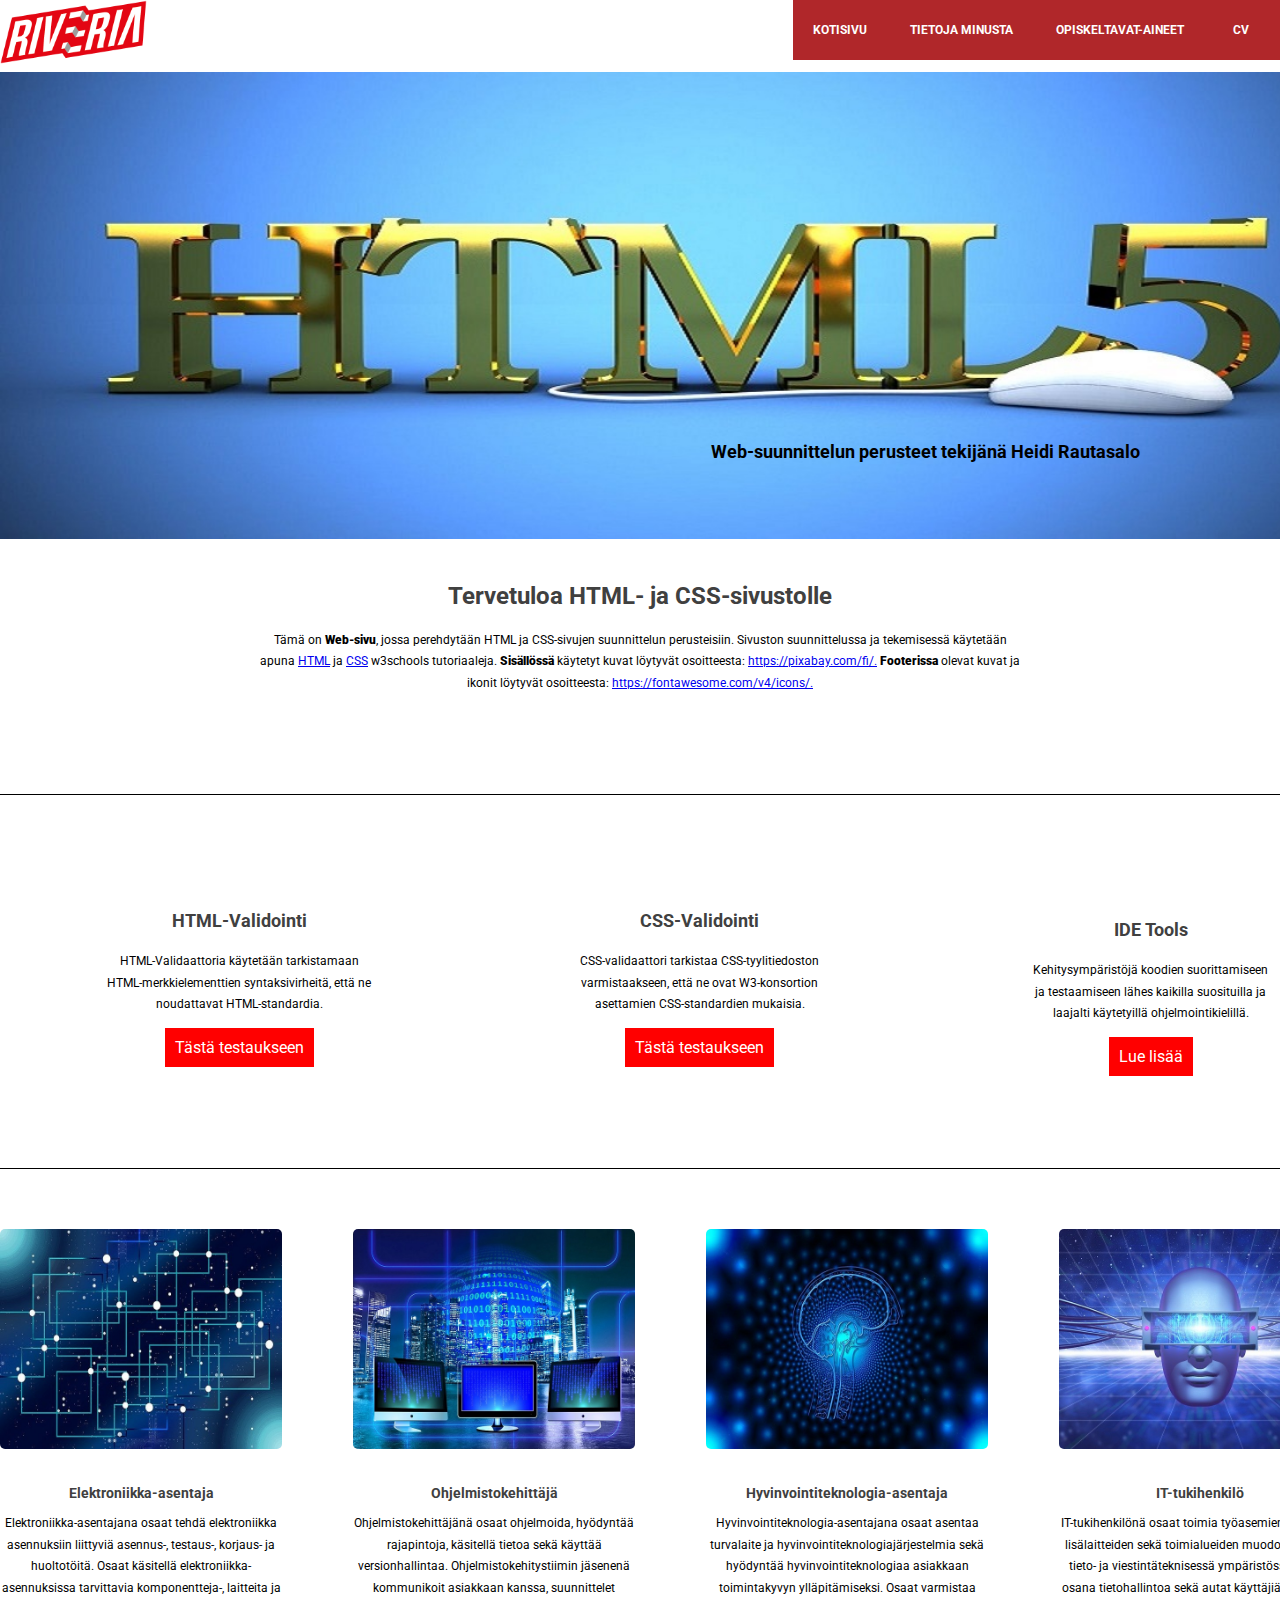
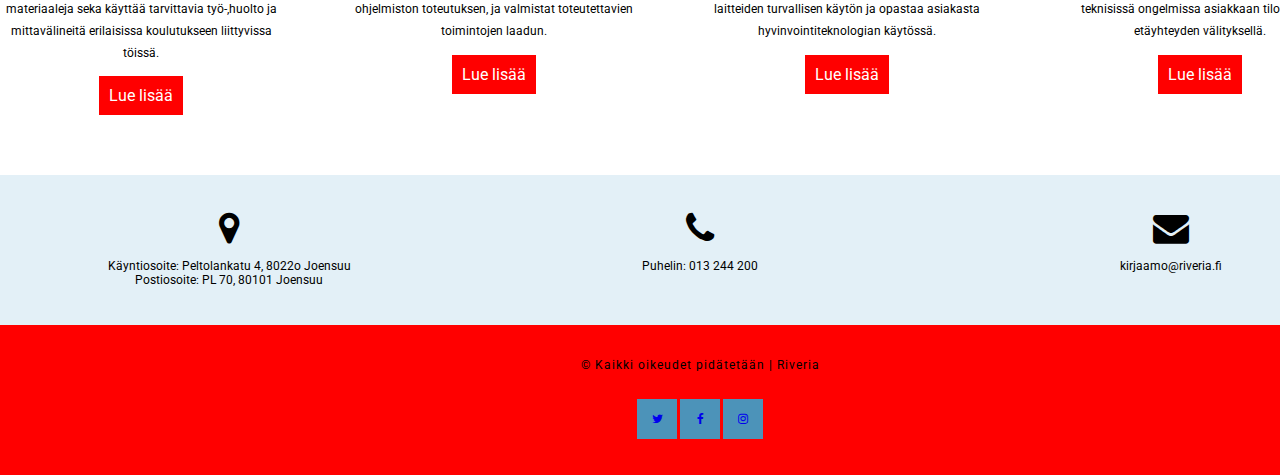
<file: index.html>
<!DOCTYPE html>
<html lang="fi">

<head>
    <meta charset="UTF-8">
    <meta http-equiv="X-UA-Compatible" content="IE=edge">
    <meta name="viewport" content="width=device-width, initial-scale=1.0">
    <title>Web-suunnittelu</title>
    <link rel="stylesheet" type="text/css" href="/css/style.css">
    <link href='https://fonts.googleapis.com/css?family=Roboto' rel='stylesheet'>
    <link rel="stylesheet" href="https://cdnjs.cloudflare.com/ajax/libs/font-awesome/4.7.0/css/font-awesome.min.css">

</head>

<body>

    <div>
        <!--Sivuston Header menu-->

        <header class="container">

            <!--Header osa sisältää logon ja navigaatio menun-->

            <!--Riverian logo-->

            <div id="top-header">

                <div id="logo">

                    <img src="/kuvat/Riveria_logo_punainen.png" alt="Riverian logo punainen">

                </div>

                <nav>
                    <div id="menu">

                        <ul>

                            <li class="active"><a href="https://www.riveria.fi" target="_blank">Kotisivu</a></li>
                            <li><a href="/boostsrap/tietojaMinusta.html" target="_blank">Tietoja minusta</a></li>
                            <li><a href="/opiskeltavatAineet/oppiaineet.html" target="_blank">Opiskeltavat-aineet</a></li>
                            <li><a href="/cv/cv/index.html" target="_blank">&nbsp;&nbsp;CV&nbsp;&nbsp;</a></li>
                            <li><a href="/Palautelomake/lomake.html"target="_blank">Ota yhteyttä</a></li>


                        </ul>

                    </div>
                </nav>

            </div>

            <div id="header-image-menu">

                <img src="/kuvat/logo.png" alt="html5-kuva">

                <h2 id="image-text"> Web-suunnittelun perusteet tekijänä Heidi Rautasalo</h2>

                <!--kuvamenu joka sisältää kuvan ja teskstin teskstinä oltava html ja css sivusto-->


            </div>


        </header>

    </div>




    <!--sivustomme sisältö joka tulee headerin ja footerin väliin-->



    <main>
        <!--Osio 1 (section) sivun sisällöstä-->
        <section>
            <div id="welcome">

                <h1 class="title">
                    Tervetuloa HTML- ja CSS-sivustolle
                </h1>
                <p>
                    Tämä on <b><strong>Web-sivu</strong></b>, jossa perehdytään HTML ja CSS-sivujen suunnittelun
                    perusteisiin. Sivuston suunnittelussa ja tekemisessä käytetään <br>
                    apuna <a href="https://www.w3schools.com/html/default.asp" target="_blank" rel="nofollow">HTML</a>
                    ja <a href="https://www.w3schools.com/css/default.asp" target="_blank" rel="nofollow">CSS</a>
                    w3schools tutoriaaleja.
                    <b><strong>Sisällössä</strong></b> käytetyt kuvat löytyvät osoitteesta: <a
                        href="https://pixabay.com/fi/" target="blank">https://pixabay.com/fi/.</a>
                    <b><strong>Footerissa</strong></b> olevat kuvat ja <br> ikonit löytyvät osoitteesta: <a
                        href="https://fontawesome.com/v4/icons/" target="blank">https://fontawesome.com/v4/icons/.</a>

                </p>
            </div>
        </section>


        <!--Osio 2 (section) sivun sisällöstä-->
        <section class="container" id="section-2">
            <div class="row">
                <div id="column1">
                    <div class="column-title">
                        <h2>HTML-Validointi</h2>
                    </div>


                    <p>HTML-Validaattoria käytetään tarkistamaan HTML-merkkielementtien syntaksivirheitä, että ne
                        noudattavat HTML-standardia.
                    </p>

                    <a href="https://validator.w3.org/" target="_blank" class="button">
                        Tästä testaukseen
                    </a>
                </div>

                <div id="column2">
                    <div class="column-title">
                        <h2>CSS-Validointi
                        </h2>
                        <p>CSS-validaattori tarkistaa CSS-tyylitiedoston varmistaakseen, että ne ovat W3-konsortion
                            asettamien CSS-standardien mukaisia.

                        </p>

                        <a href="https://jigsaw.w3.org/css-validator/" target="_blank" class="button">
                            Tästä testaukseen
                        </a>
                    </div>


                </div>

                <div id="column3">
                    <div class="column-title">
                        <h2>IDE Tools</h2>
                    </div>
                    <p>Kehitysympäristöjä koodien suorittamiseen ja testaamiseen lähes kaikilla suosituilla ja laajalti
                        käytetyillä ohjelmointikielillä.</p>

                    <a href="https://stackify.com/top-integrated-developer-environments-ides/" target="_blank"
                        class="button">Lue lisää</a>



                </div>
            </div>
        </section>



        <!--Osio 3 (section) sivun sisällöstä-->

        <section class="container" id="section-3">
            <div id="row">

                <!--ensimmäinen sarake-->

                <div id="column21">
                    <img src="/kuvat/elektro.jpg" alt="elekroniikkakuva" class="image image-full">
                    <div class="img-title">
                        <h3>Elektroniikka-asentaja</h3>
                    </div>

                    <p>
                        Elektroniikka-asentajana osaat tehdä elektroniikka asennuksiin liittyviä asennus-, testaus-,
                        korjaus- ja huoltotöitä.
                        Osaat käsitellä elektroniikka-asennuksissa tarvittavia komponentteja-, laitteita ja materiaaleja
                        seka käyttää tarvittavia työ-,huolto ja
                        mittavälineitä erilaisissa koulutukseen liittyvissa töissä.
                    </p>

                    <a href="https://eperusteet.opintopolku.fi/#/fi/esitys/6779583/reformi/tutkinnonosat/6810814"
                        target="_blank" class="button">Lue lisää</a>

                </div>

                <div id="column22">
                    <img src="/kuvat/ohjelmoija.jpg" alt="kolme tietokonetta" class="image image-full">
                    <div class="img-title">
                        <h3>Ohjelmistokehittäjä</h3>
                    </div>

                    <p>Ohjelmistokehittäjänä osaat ohjelmoida, hyödyntää rajapintoja, käsitellä tietoa sekä käyttää
                        versionhallintaa.
                        Ohjelmistokehitystiimin jäsenenä kommunikoit asiakkaan kanssa, suunnittelet ohjelmiston
                        toteutuksen, ja valmistat toteutettavien toimintojen laadun.
                    </p>

                    <a href="https://eperusteet.opintopolku.fi/#/fi/esitys/6779583/reformi/tutkinnonosat/6810819"
                        target="_blank" class="button">Lue lisää</a>
                </div>

                <div id="column23">
                    <img src="/kuvat/hyvinv.jpg" alt="aivot avaruudessa" class="image image-full">
                    <div class="img-title">
                        <h3>Hyvinvointiteknologia-asentaja</h3>
                    </div>

                    <p>
                        Hyvinvointiteknologia-asentajana osaat asentaa turvalaite ja hyvinvointiteknologiajärjestelmia
                        sekä hyödyntää hyvinvointiteknologiaa asiakkaan toimintakyvyn
                        ylläpitämiseksi. Osaat varmistaa laitteiden turvallisen käytön ja opastaa asiakasta
                        hyvinvointiteknologian käytössä.
                    </p>
                    <a href="https://eperusteet.opintopolku.fi/#/fi/esitys/6779583/reformi/tutkinnonosat/6810816"
                        target="_blank" class="button">Lue lisää</a>


                </div>

                <div id="column24">
                    <img src="/kuvat/tuki.jpg" alt="pää jolla vr-lasit leijuu" class="image image-full">

                    <div class="img-title">
                        <h3>IT-tukihenkilö</h3>
                    </div>

                    <p>
                        IT-tukihenkilönä osaat toimia työasemien, verkko- ja lisälaitteiden sekä toimialueiden
                        muodostamassa tieto- ja viestintäteknisessä ympäristössä.
                        Toimit osana tietohallintoa sekä autat käyttäjiä erilaisissa teknisissä ongelmissa asiakkaan
                        tiloissa tai etäyhteyden välityksellä.
                    </p>

                    <a href="https://eperusteet.opintopolku.fi/#/fi/esitys/6779583/reformi/tutkinnonosat/6810818"
                        target="_blank" class="button">Lue lisää</a>


                </div>

            </div>
        </section>

    </main>

    <!--footer menu-->



    <footer class="container" id="footer">

        <section>

            <div class="company-details">
                <div class="row">
                    <div id="col1">
                        <span id="icon" class="fa fa-map-marker"></span>

                        <span>
                            Käyntiosoite: Peltolankatu 4, 8022o Joensuu<br>Postiosoite: PL 70, 80101 Joensuu
                        </span>
                    </div>


                    <div id="col2">
                        <span id="icon" class="fa fa-phone"> </span>

                        <span>
                            Puhelin: 013 244 200
                        </span>

                    </div>


                    <div id="col3">
                        <span id="icon" class="fa fa-envelope"></span>

                        <span>
                            kirjaamo@riveria.fi
                        </span>


                    </div>

                </div>

            </div>

        </section>





        <section>

            <div class="copyright">

                <p>&copy; Kaikki oikeudet pidätetään | Riveria</p>

                <ul class="contact">
                    <li><a href="https://twitter.com/riverialainen" target="_blank" class="fa fa-twitter"></a></li>
                    <li><a href="https://www.facebook.com/riveria" target="_blank" class="fa fa-facebook"></a></li>
                    <li><a href="https://www.instagram.com/riverialainen/" target="_blank" class="fa fa-instagram"></a>
                    </li>

                </ul>

            </div>


        </section>











    </footer>

</body>

</html>
</file>
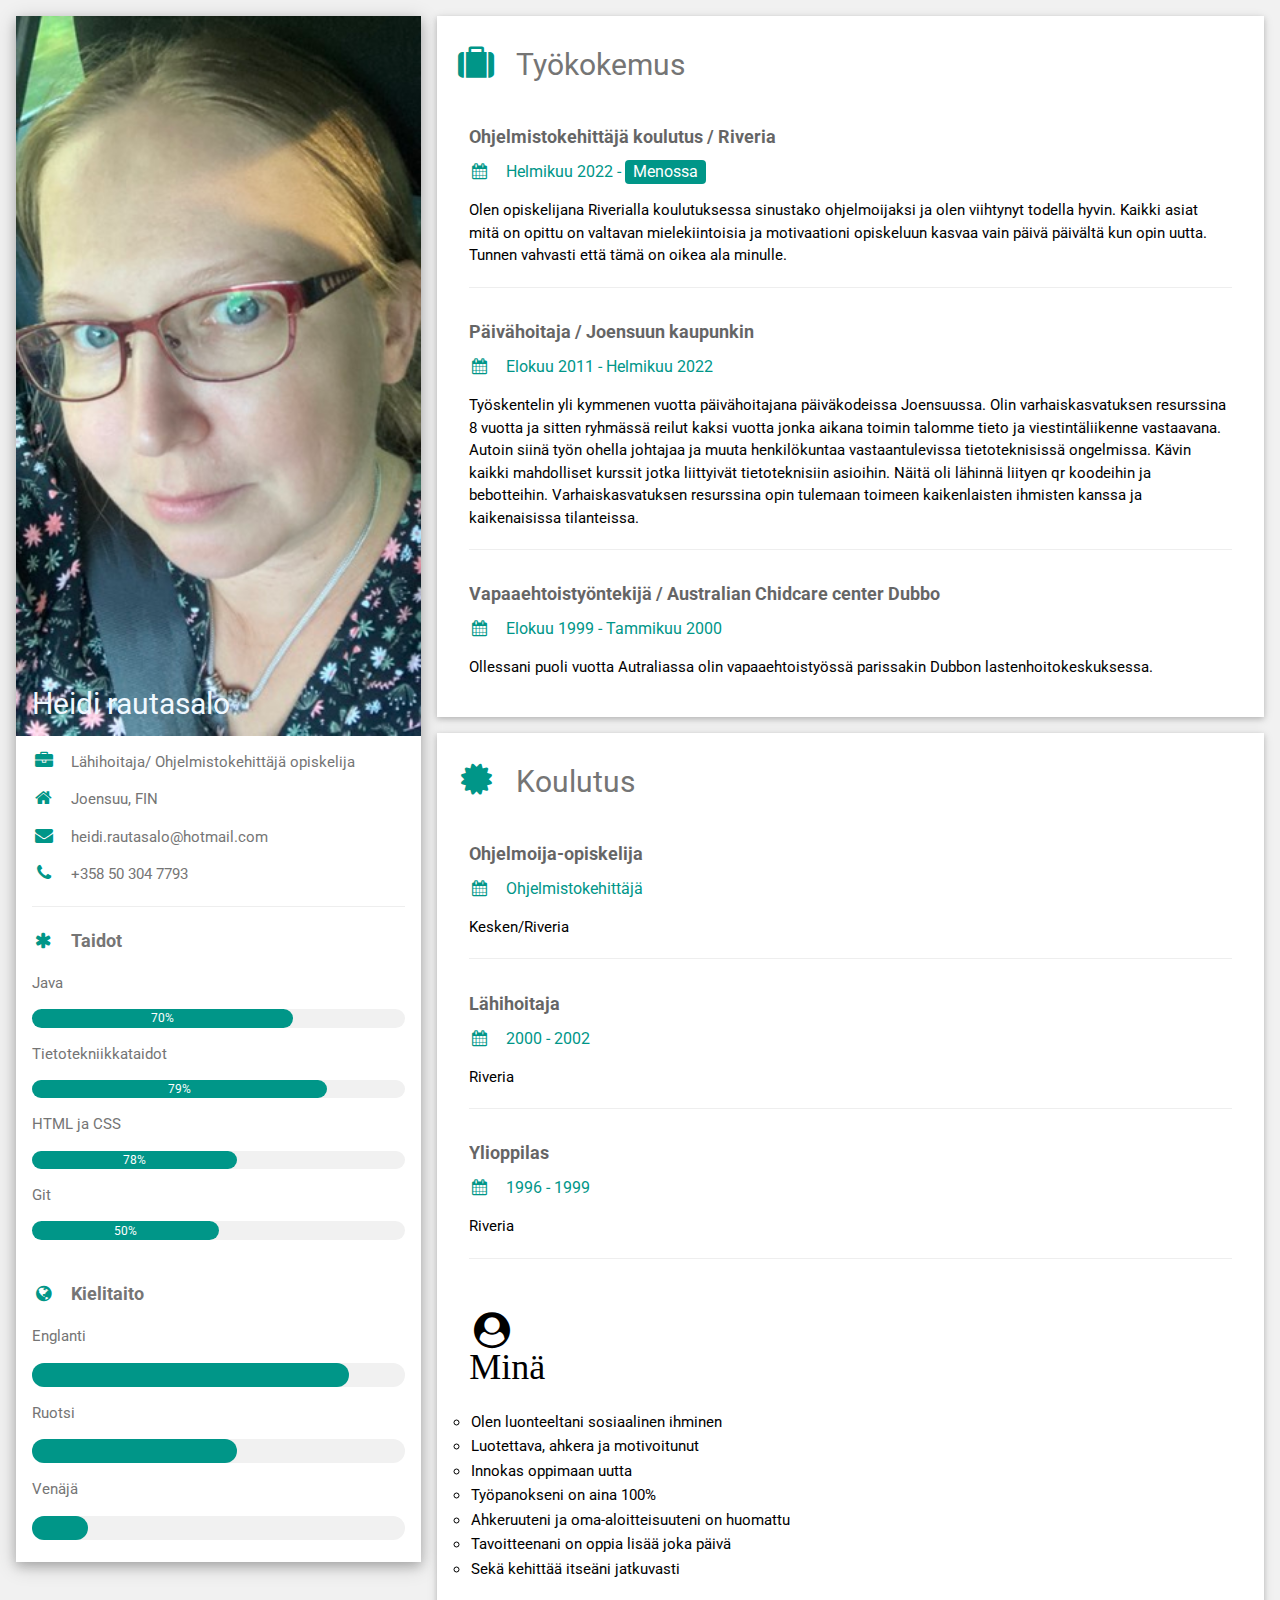
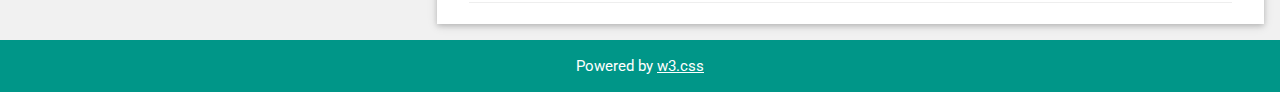
<file: cv/cv/index.html>
<!DOCTYPE html>
<html>

<head>
    <title>W3.CSS Template</title>
    <meta charset="UTF-8">
    <meta name="viewport" content="width=device-width, initial-scale=1">
    <link rel="stylesheet" href="https://www.w3schools.com/w3css/4/w3.css">
    <link rel='stylesheet' href='https://fonts.googleapis.com/css?family=Roboto'>
    <link rel="stylesheet" href="https://cdnjs.cloudflare.com/ajax/libs/font-awesome/4.7.0/css/font-awesome.min.css">
    <link rel="stylesheet" href="/cv/cv.css" type="text/css">
    <style>
        html,
        body,
        h1,
        h2,
        h3,
        h4,
        h5,
        h6 {
            font-family: "Roboto", sans-serif
        }
    </style>
</head>

<body class="w3-light-grey">

    <!-- Page Container -->
    <div class="w3-content w3-margin-top" style="max-width:1400px;">

        <!-- The Grid -->
        <div class="w3-row-padding">

            <!-- Left Column -->
            <div class="w3-third">

                <div class="w3-white w3-text-grey w3-card-4">
                    <div class="w3-display-container">
                        <!--lisää tähän kuva!!-->
                        <img src="/cv/Heidi.jpeg" style="width:100%" style="height:50%" alt="Avatar">
                        <div class="w3-display-bottomleft w3-container w3-text-black">
                            <h2 id="nimi">Heidi rautasalo</h2>
                        </div>
                    </div>
                    <div class="w3-container">
                        <p><i class="fa fa-briefcase fa-fw w3-margin-right w3-large w3-text-teal"></i>Lähihoitaja/
                            Ohjelmistokehittäjä opiskelija</p>
                        <p><i class="fa fa-home fa-fw w3-margin-right w3-large w3-text-teal"></i>Joensuu, FIN</p>
                        <p><i
                                class="fa fa-envelope fa-fw w3-margin-right w3-large w3-text-teal"></i>heidi.rautasalo@hotmail.com
                        </p>
                        <p><i class="fa fa-phone fa-fw w3-margin-right w3-large w3-text-teal"></i>+358 50 304 7793 </p>
                        <hr>

                        <p class="w3-large"><b><i
                                    class="fa fa-asterisk fa-fw w3-margin-right w3-text-teal"></i>Taidot</b></p>
                        <p>Java</p>
                        <div class="w3-light-grey w3-round-xlarge w3-small">
                            <div class="w3-container w3-center w3-round-xlarge w3-teal" style="width:70%">70%</div>
                        </div>
                        <p>Tietotekniikkataidot</p>
                        <div class="w3-light-grey w3-round-xlarge w3-small">
                            <div class="w3-container w3-center w3-round-xlarge w3-teal" style="width:79%">
                                <div class="w3-center w3-text-white">79%</div>
                            </div>
                        </div>
                        <p>HTML ja CSS</p>
                        <div class="w3-light-grey w3-round-xlarge w3-small">
                            <div class="w3-container w3-center w3-round-xlarge w3-teal" style="width:55%">78%</div>
                        </div>
                        <p>Git</p>
                        <div class="w3-light-grey w3-round-xlarge w3-small">
                            <div class="w3-container w3-center w3-round-xlarge w3-teal" style="width:50%">50%</div>
                        </div>
                        <br>

                        <p class="w3-large w3-text-theme"><b><i
                                    class="fa fa-globe fa-fw w3-margin-right w3-text-teal"></i>Kielitaito</b></p>
                        <p>Englanti</p>
                        <div class="w3-light-grey w3-round-xlarge">
                            <div class="w3-round-xlarge w3-teal" style="height:24px;width:85%"></div>
                        </div>
                        <p>Ruotsi</p>
                        <div class="w3-light-grey w3-round-xlarge">
                            <div class="w3-round-xlarge w3-teal" style="height:24px;width:55%"></div>
                        </div>
                        <p>Venäjä</p>
                        <div class="w3-light-grey w3-round-xlarge">
                            <div class="w3-round-xlarge w3-teal" style="height:24px;width:15%"></div>
                        </div>
                        <br>
                    </div>
                </div><br>

                <!-- End Left Column -->
            </div>

            <!-- Right Column -->
            <div class="w3-twothird">

                <div class="w3-container w3-card w3-white w3-margin-bottom">
                    <h2 class="w3-text-grey w3-padding-16"><i
                            class="fa fa-suitcase fa-fw w3-margin-right w3-xxlarge w3-text-teal"></i>Työkokemus
                    </h2>
                    <div class="w3-container">
                        <h5 class="w3-opacity"><b> Ohjelmistokehittäjä koulutus / Riveria</b></h5>
                        <h6 class="w3-text-teal"><i class="fa fa-calendar fa-fw w3-margin-right"></i>Helmikuu 2022 -
                            <span class="w3-tag w3-teal w3-round">Menossa</span>
                        </h6>
                        <p> Olen opiskelijana Riverialla koulutuksessa sinustako ohjelmoijaksi ja olen viihtynyt todella
                            hyvin. Kaikki asiat mitä on opittu on valtavan mielekiintoisia
                            ja motivaationi opiskeluun kasvaa vain päivä päivältä kun opin uutta. Tunnen vahvasti että
                            tämä on oikea ala minulle.
                        </p>
                        <hr>
                    </div>
                    <div class="w3-container">
                        <h5 class="w3-opacity"><b>Päivähoitaja / Joensuun kaupunkin</b></h5>
                        <h6 class="w3-text-teal"><i class="fa fa-calendar fa-fw w3-margin-right"></i>Elokuu 2011 -
                            Helmikuu 2022
                        </h6>
                        <p> Työskentelin yli kymmenen vuotta päivähoitajana päiväkodeissa Joensuussa. Olin
                            varhaiskasvatuksen resurssina 8 vuotta ja sitten ryhmässä reilut kaksi vuotta jonka aikana
                            toimin
                            talomme tieto ja viestintäliikenne vastaavana. Autoin siinä työn ohella johtajaa ja muuta
                            henkilökuntaa vastaantulevissa tietoteknisissä ongelmissa. Kävin kaikki mahdolliset kurssit
                            jotka liittyivät tietoteknisiin asioihin.
                            Näitä oli lähinnä liityen qr koodeihin ja bebotteihin.
                            Varhaiskasvatuksen resurssina opin tulemaan toimeen kaikenlaisten ihmisten kanssa ja
                            kaikenaisissa tilanteissa.
                        </p>
                        <hr>
                    </div>
                    <div class="w3-container">
                        <h5 class="w3-opacity"><b> Vapaaehtoistyöntekijä / Australian Chidcare center Dubbo</b></h5>
                        <h6 class="w3-text-teal"><i class="fa fa-calendar fa-fw w3-margin-right"></i>Elokuu 1999 -
                            Tammikuu 2000
                        </h6>
                        <p> Ollessani puoli vuotta Autraliassa olin vapaaehtoistyössä parissakin Dubbon
                            lastenhoitokeskuksessa.</p><br>
                    </div>
                </div>

                <div class="w3-container w3-card w3-white">
                    <h2 class="w3-text-grey w3-padding-16"><i
                            class="fa fa-certificate fa-fw w3-margin-right w3-xxlarge w3-text-teal"></i>Koulutus</h2>
                    <div class="w3-container">
                        <h5 class="w3-opacity"><b>Ohjelmoija-opiskelija</b></h5>
                        <h6 class="w3-text-teal"><i class="fa fa-calendar fa-fw w3-margin-right"></i>Ohjelmistokehittäjä
                        </h6>
                        <p>Kesken/Riveria</p>
                        <hr>
                    </div>
                    <div class="w3-container">
                        <h5 class="w3-opacity"><b>Lähihoitaja</b></h5>
                        <h6 class="w3-text-teal"><i class="fa fa-calendar fa-fw w3-margin-right"></i>2000 - 2002</h6>
                        <p>Riveria</p>
                        <hr>
                    </div>

                    <div class="w3-container">
                        <h5 class="w3-opacity"><b>Ylioppilas</b></h5>
                        <h6 class="w3-text-teal"><i class="fa fa-calendar fa-fw w3-margin-right"></i>1996 - 1999</h6>
                        <p>Riveria</p>
                        <hr>
                    </div>

                   
                    <br>
                    <div class="w3-container">

                        <h5 class="fa fa-user-circle fa-fw w3-margin-right w3-xxlarge "> Minä</h5>
                        
                            <ul >
                                <li>Olen luonteeltani sosiaalinen ihminen</li>
                                <li>Luotettava, ahkera ja motivoitunut</li>
                                <li>Innokas oppimaan uutta</li>
                                <li>Työpanokseni on aina 100%</li>
                                <li>Ahkeruuteni  ja oma-aloitteisuuteni on huomattu</li>
                                <li>Tavoitteenani on oppia lisää joka päivä</li>
                                <li>Sekä kehittää itseäni jatkuvasti</li>


                            </ul>
                        
                    
                     
                       
                        
                        <hr>
                    </div>
                </div>

              
                  
                <!-- End Right Column -->
            </div>

            <!-- End Grid -->
        </div>

        <!-- End Page Container -->
    </div>

    <footer class="w3-container w3-teal w3-center w3-margin-top">


        <p>Powered by <a href="https://www.w3schools.com/w3css/default.asp" target="_blank">w3.css</a></p>
    </footer>

</body>

</html>
</file>
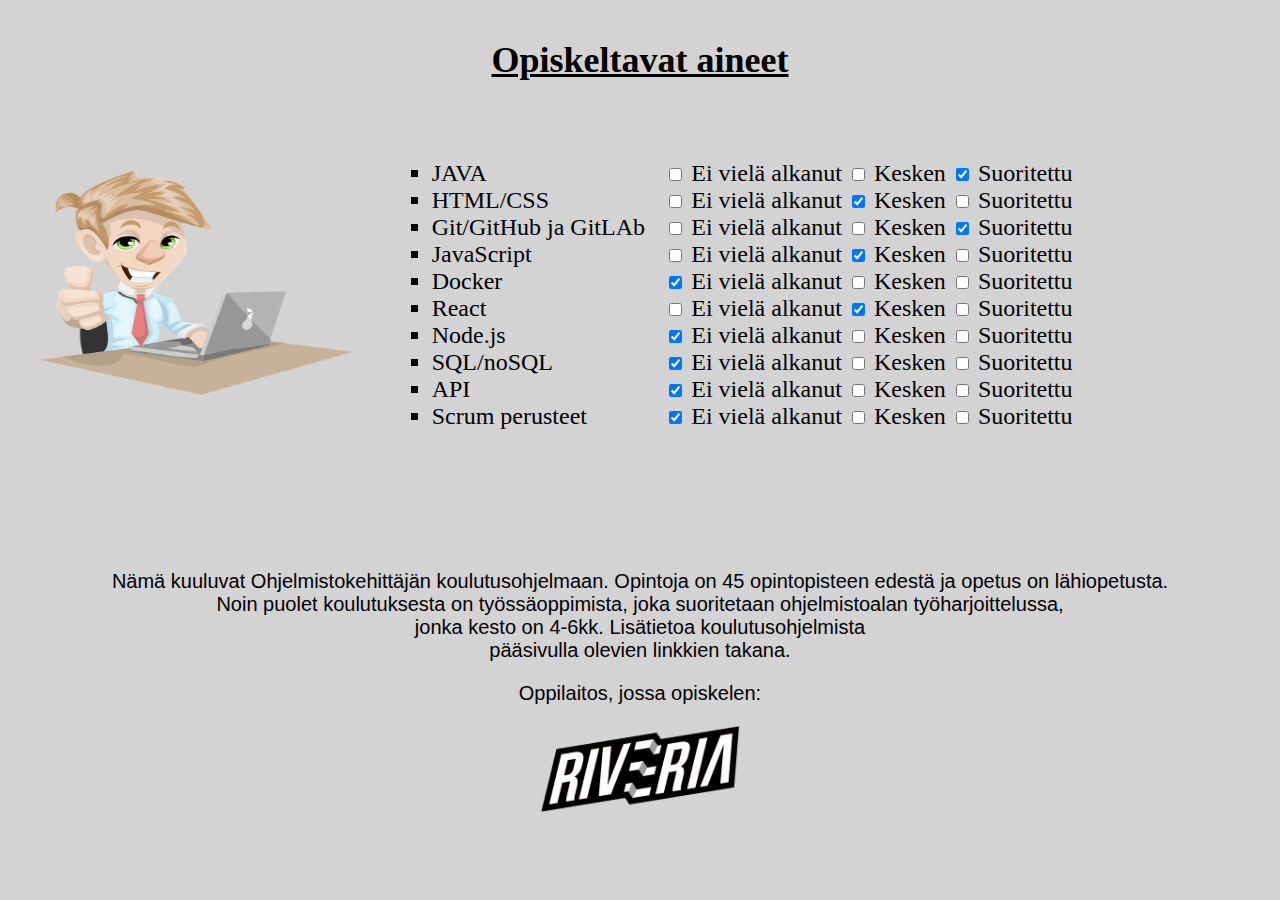
<file: opiskeltavatAineet/oppiaineet.html>
<!DOCTYPE html>
<html lang="fi">
<head>
    <meta charset="UTF-8">
    <meta http-equiv="X-UA-Compatible" content="IE=edge">
    <meta name="viewport" content="width=device-width, initial-scale=1.0">
    <link rel="stylesheet" href="/opiskeltavatAineet/oppiaineet.css">
    <title>Opiskeltavat aineet</title>
</head>
<body>



   

    <div class="palsta"> 

        <h1>Opiskeltavat aineet</h1>

        <div id="lista">

            <img src="/opiskeltavatAineet/man-g1976335d3_640.png" alt="mies ja tietokone" class="kuva">
            <ul id="list">
            <li>JAVA</li>
            <li>HTML/CSS</li>
            <li>Git/GitHub ja GitLAb</li>
            <li>JavaScript</li>
            <li>Docker</li>
            <li>React</li>
            <li>Node.js</li>
            <li>SQL/noSQL</li>
            <li>API</li>
            <li>Scrum perusteet</li>
            </ul>
        </div>   

        <div id="laatikko2">

            <form id="boxs">
            <input type="checkbox" id="box1" name="box1" value="box1">
            <label for="box1"> Ei vielä alkanut</label>
            <input type="checkbox" id="box2" name="box2" value="box2">
            <label for="box2"> Kesken</label>
            <input type="checkbox" id="box3" name="box3" value="box3" checked>
            <label for="box3" > Suoritettu</label><br>

            <input type="checkbox" id="box1" name="box1" value="box1">
            <label for="box1"> Ei vielä alkanut</label>
            <input type="checkbox" id="box2" name="box2" value="box2" checked>
            <label for="box2"> Kesken</label>
            <input type="checkbox" id="box3" name="box3" value="box3">
            <label for="box3"> Suoritettu</label><br>

            <input type="checkbox" id="box1" name="box1" value="box1">
            <label for="box1"> Ei vielä alkanut</label>
            <input type="checkbox" id="box2" name="box2" value="box2">
            <label for="box2"> Kesken</label>
            <input type="checkbox" id="box3" name="box3" value="box3"checked>
            <label for="box3"> Suoritettu</label><br>

            <input type="checkbox" id="box1" name="box1" value="box1">
            <label for="box1"> Ei vielä alkanut</label>
            <input type="checkbox" id="box2" name="box2" value="box2"checked>
            <label for="box2"> Kesken</label>
            <input type="checkbox" id="box3" name="box3" value="box3">
            <label for="box3"> Suoritettu</label><br>

            <input type="checkbox" id="box1" name="box1" value="box1"checked>
            <label for="box1"> Ei vielä alkanut</label>
            <input type="checkbox" id="box2" name="box2" value="box2">
            <label for="box2"> Kesken</label>
            <input type="checkbox" id="box3" name="box3" value="box3">
            <label for="box3"> Suoritettu</label><br>

            <input type="checkbox" id="box1" name="box1" value="box1">
            <label for="box1"> Ei vielä alkanut</label>
            <input type="checkbox" id="box2" name="box2" value="box2"checked>
            <label for="box2"> Kesken</label>
            <input type="checkbox" id="box3" name="box3" value="box3">
            <label for="box3"> Suoritettu</label><br>

            <input type="checkbox" id="box1" name="box1" value="box1"checked>
            <label for="box1"> Ei vielä alkanut</label>
            <input type="checkbox" id="box2" name="box2" value="box2">
            <label for="box2"> Kesken</label>
            <input type="checkbox" id="box3" name="box3" value="box3">
            <label for="box3"> Suoritettu</label><br>

            <input type="checkbox" id="box1" name="box1" value="box1"checked>
            <label for="box1"> Ei vielä alkanut</label>
            <input type="checkbox" id="box2" name="box2" value="box2">
            <label for="box2"> Kesken</label>
            <input type="checkbox" id="box3" name="box3" value="box3">
            <label for="box3"> Suoritettu</label><br>

            <input type="checkbox" id="box1" name="box1" value="box1"checked>
            <label for="box1"> Ei vielä alkanut</label>
            <input type="checkbox" id="box2" name="box2" value="box2">
            <label for="box2"> Kesken</label>
            <input type="checkbox" id="box3" name="box3" value="box3">
            <label for="box3"> Suoritettu</label><br>

            <input type="checkbox" id="box1" name="box1" value="box1"checked>
            <label for="box1"> Ei vielä alkanut</label>
            <input type="checkbox" id="box2" name="box2" value="box2">
            <label for="box2"> Kesken</label>
            <input type="checkbox" id="box3" name="box3" value="box3">
            <label for="box3"> Suoritettu</label><br>
            </form>
        </div>

        <div id="alaosa">

           
            <p>
            Nämä kuuluvat Ohjelmistokehittäjän koulutusohjelmaan. Opintoja on 45 opintopisteen edestä ja opetus on lähiopetusta. <br>
            Noin puolet koulutuksesta on työssäoppimista, joka suoritetaan ohjelmistoalan työharjoittelussa, <br> jonka kesto on 4-6kk. Lisätietoa koulutusohjelmista <br>
            pääsivulla olevien linkkien takana.
            <br>
            </p>
            
            <p>Oppilaitos, jossa opiskelen:</p>
            
             <img src="/opiskeltavatAineet/Riveria_logo_musta-1.png" alt="Riveria-logo" class="kuva2">

        </div>

    </div>

</body>

</html>
</file>
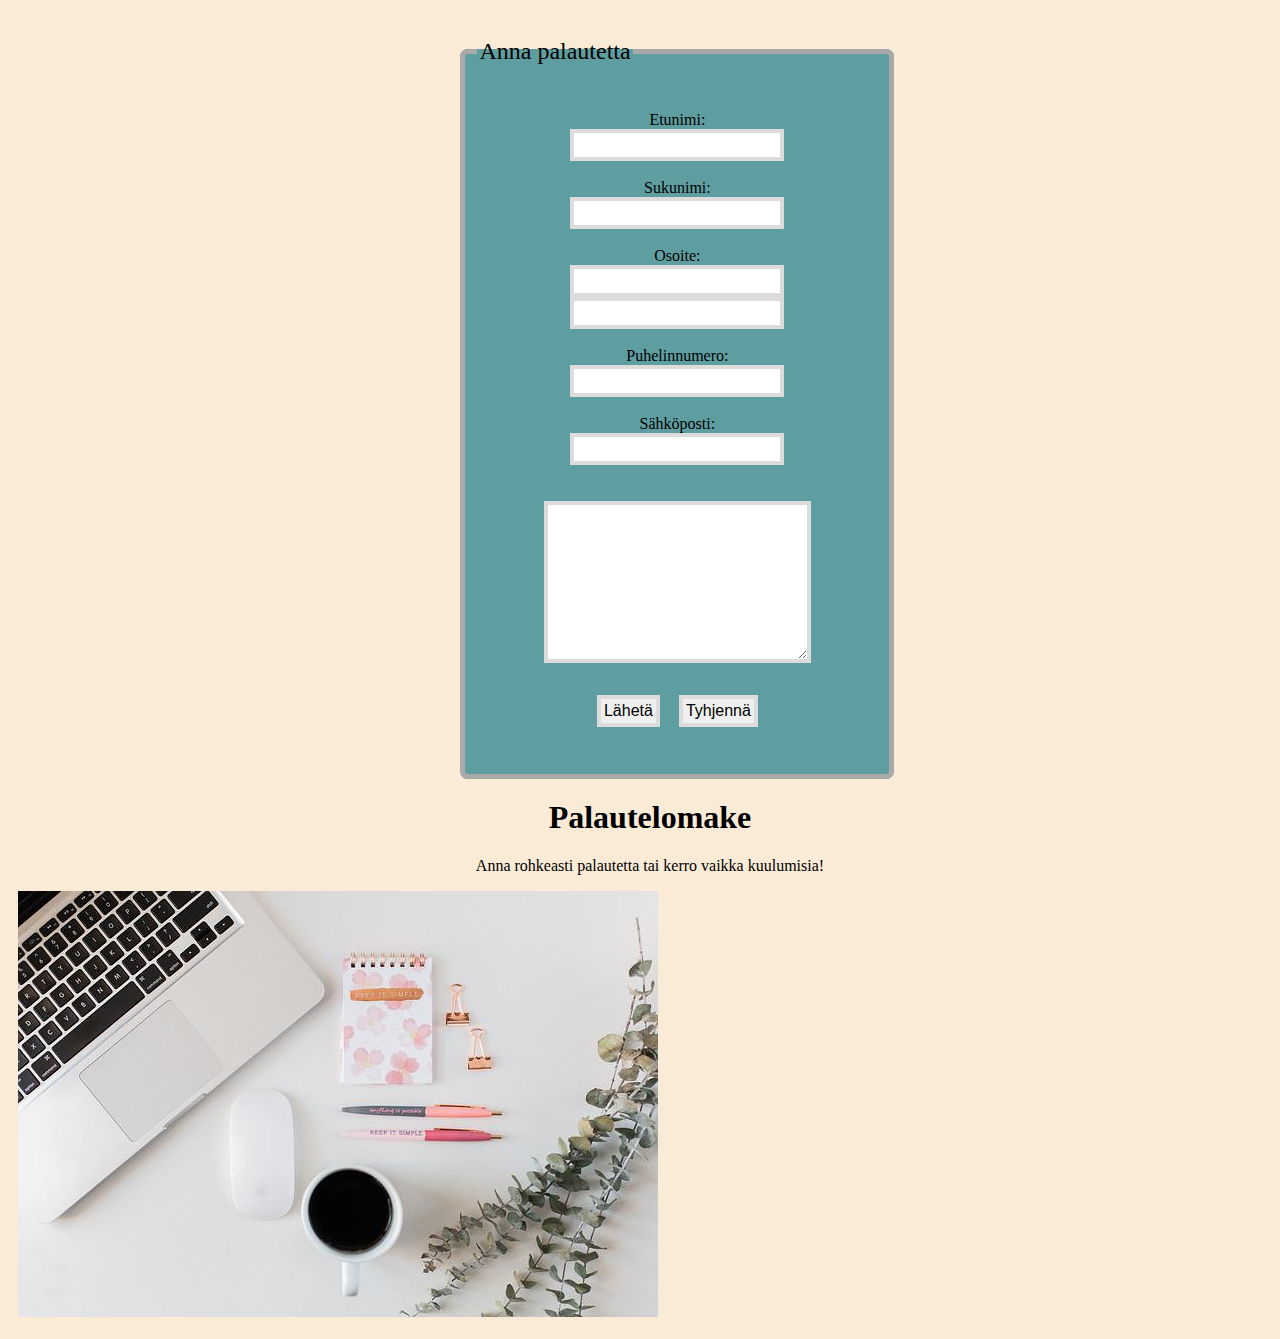
<file: Palautelomake/lomake.html>
<!DOCTYPE html>
<html lang="fi">
<head>
    <meta charset="UTF-8">
    <meta http-equiv="X-UA-Compatible" content="IE=edge">
    <meta name="viewport" content="width=device-width, initial-scale=1.0">
    <link rel="stylesheet" href="/Palautelomake/lomake.css" type="text/css">
    <title>Ota Yhteyttä</title>
</head>
<body style="background-color: antiquewhite;">

    


<div class="alue">

    <div class="lomake"> 
        <fieldset> 
            <legend>Anna palautetta</legend>
        <form action="lomake.php" method="post" class="form">

            <div id="teksti">  
         <label for="fname">Etunimi:</label><br>
            <input type="text" id="fname" name="fname" value=""><br>
            <br>
         <label for="lname">Sukunimi:</label><br>
            <input type="text" id="lname" name="lname" value=""><br><br>

        <label for="address">Osoite:</label><br>
        <input type="text" id="address" name="address" value=""><br>
        <input type="text" id="address" name="address" value=""><br><br>



        <label for="address">Puhelinnumero:</label><br>
        <input type="text" id="phone" name="phone" value=""><br><br>
        <label for="email">Sähköposti:</label><br>
   
        <input type="email" id="email" name="email" value=""><br><br>
        <br>
        <textarea name="kentta" id="kentta" cols="30" rows="10"></textarea>
                </div>
        <br>
        <input type="submit" value="Lähetä" id="laheta">
        <input type="reset" value="Tyhjennä" id="tyhjenna">

        </fieldset>
        </form> 
    </div>


    <div id="alue2">
         <h1>Palautelomake</h1>
         <p> Anna rohkeasti palautetta tai kerro vaikka kuulumisia! </p>
        <img src="/Palautelomake/computer-g268a12979_640.jpg" alt="computer and notebook" class="kuva">
    </div>
  


</div>
</body>
</html>
</file>
<file: css/style.css>
/***************************/
/* Sivuston perusasetukset */
/***************************/
html, body{
    height: 100%;
}

body{
    margin: 0px;
    padding: 0px;
    background: #FFFFFF;
    font-family: 'Roboto';
    font-size: 12px;
}

h1, h2, h3{
    margin: 0px;
    padding: 0px;
    color: #404040;
}
p, ol, ul {
    margin-top: 0px;

}
p{
    line-height: 180%;
}
ol, ul{
    padding: 0;
    list-style: none;
}


.container {
    margin: 0px auto;
    width: 1400px;
}

/* Asetetaan containerin leveys 1400px ja keskitetään kaikki tekstit keskelle */


/***************************/
/* Headerin tyylimuotoilut */
/***************************/

header{
    overflow: hidden;
    
}
#top-header{
    text-align: center;
    height: 60px;
}

/***************************/
/* Logon tyylimuotoilut    */
/***************************/

#logo{
    float: left;
    padding: none;
    margin: none;
    height: 60px;
    width: 30%;
}
#logo img{
    width: 35%;
    float: left;
    padding: 10px,0px;
}

/* *************************************** */
/* Navigaatio menu (palkin) tyylimuotoilut */
/*******************************************/


#menu{

    float: right;
    width: 70%;
    height: 100%;
    margin: none;
}

#menu ul{
    text-align: center;
    float: right;
    margin: none;
    background-color: rgb(176, 39, 42);

}

#menu li{
    display: inline-block;
    padding: 0px 20px 0px 20px;
    margin: none;

}

#menu li a, #menu li span{
    display: inline-block;
    padding: 0em,1,5em; /*muuta tarvittaessa*/
    margin: 5px, none;
    text-decoration: none;
    font-weight: 500; /*muuta tarvittaessa isompaan suuntaan*/
    line-height: 60px; /*muuta tarvittaessa*/
    text-transform: uppercase;/*muuta tarvittaessa?*/

}
#menu li a{
    color: white;
    font-weight: bold;
   

}
#menu li:hover a:hover{
    background: white;
    text-decoration: none;
    border-left: 1px solid #0074D0;/*väri on vaaleansininen*/
    color: #000000;/*väri on musta*/
   
    
}



/*************************************/
/* Headerin kuva menun tyylimuotoilu */
/*************************************/
#header-image-menu{
    margin-top: 10px;
    position: relative;
   
}
#header-image-menu img{
    width: 100%;
    margin: none;
    padding: none;
}
#image-text{
    position: absolute;
    left: 60%;
    top: 80%;
    font-family: Roboto;
    color: #000000;
    transform:translate(-30%, -30%);
    text-align: center;

}

/********************************************/
/* Pääsisältö (main) osion 1 tyylimuotoilut */
/********************************************/



#welcome{
    overflow: hidden;
    margin: 0px auto;
    width: 1000px;
    
}
#welcome .title{
    margin-top: 20px;
    padding: 20px;
    text-align: center;
}
#welcome p{
    margin-bottom: 40px;
    text-align: center;
}

/* osioiden jälkeen *border-top: 1px solid rgba(o,o,o,o,2)*/

/********************************************/
/* Pääsisältö (main) osion 2 tyylimuotoilut */
/********************************************/


#section-2{
    column-count: 3;
   
    overflow: hidden;
    margin-top: 5em;
    padding-top: 1em;
    border-top: 1px solid rgba(0, 0, 0, 2);
    text-align: center;
}
.column-title h2{
    margin: 1em, 0em;
    font-size: 1,6em;
    font-weight: 700;
    text-align: center;
    padding: 20px;

}
#column1{
    padding: 18%;
    margin-left: 20px;
}
#column2{
    padding: 18%;
    margin: none;
}
#column3{
    padding: 20%;
    margin-right: 40px;
}

.button{
    text-decoration: none;
    text-align: center;
    display: inline-block;
    font-size: 16px;
    color: #FFFFFF;
    background-color: red;
    padding: 16px,32px;
    margin: 4px,2px;
    border: 2px solid red;
    cursor: pointer;
    padding: 8px;

}
.button:hover{
    color: green;
    background-color: #FFFFFF;
    transition-duration: 0.4s;

}



/********************************************/
/* Pääsisältö (main) osion 3 tyylimuotoilut */
/********************************************/
#section-3{
    column-count: 4;
    overflow: hidden;
    padding-top: 5em;
    border-top: 1px solid rgba(0, 0, 0, 2);
    text-align: center;
}
.image{
    display: inline-block;
    border: rgba(0, 0, 0, 5);
    border-radius: 5px;

}
.image img{
    display: block;
    width: 100%;
}
.image-full{
    display: block;
    width: 100%;
    margin: 0 0 3em 0;

}
.img-title{
    display: block;
    padding-bottom: 1em;
    font-size: 1em;
    color: rgba(0, 0, 0, 0,6);
    
}
#column21,
#column22,
#column23,
#column24{
    width: 282px;
    text-align: center;
}

#column21,
#column22,
#column23,
#column24{
    float: left;
    margin: auto;

}




/* Lisää kiinteä leveys jokaiselle sarakkeelle ja tasaa teksti keskelle */


/***********************************/
/* Footerin tyylimuotoilut        */
/**********************************/


/* Riverian tyylitietojen lisääminen (yrityksen tiedot) */

.company-details{
    height: 150px;
    column-count: 3;
    overflow: hidden;
    padding: 3em, 0em;
    background: #E3F0F7;
    text-align: center;
    margin-top: 5em;
}

#footer #col1{
    display: inline-block;
    width: 320px;
    padding: 0px 40px 0px 40px;
}
#footer #col12{
    display: inline-block;
    width: 320px;
    padding: 0px, 40px, 0px, 40px;
    text-align: center;
}
#footer #col13{
    display: inline-block;
    width: 320px;
    padding: 0px, 40px, 0px, 40px;
    text-align: center;
}

#footer #icon{
    display: block;
    margin-bottom: 8px;
    font-size: 3em;
    padding-top: 35px;
    padding-bottom: 5px;
}

/* Copyright tyylitietojen lisääminen */
.copyright{
    height: 150px;
    overflow: hidden;
    padding: 3em, 0em;
    border-top: 20px solid rgba(255, 255, 255, 0,8);
    text-align: center;
    background: red;

}
.copyright p{
    text-align: center;
    padding-top: 30px;
    padding-bottom: 10px;
    letter-spacing: 1px;
    font-size: 0,90em;
    color: rgba(225, 225, 225, 0,6);
}
.copyright a{
    text-decoration: none;
    color: rgba(225, 225, 225, 0,8);
    
}

/* Sosiaalisen median ikonien tyylitietojen lisääminen */
ul.contact{
    margin: 0;
    padding: 2em, 0em, 0em,0em;
    list-style: none;

}
ul.contact li{
    display: inline-block;
    padding: 0em, 0,10em;
    font-size: 1em;
    padding-top: 0px;
}
ul.contact li{
    color: #FFF;
    display: inline-block;
    background: #4C93B9;
    width: 40px;
    height: 40px;
    line-height: 40px;
    text-align: center;
}
</file>
<file: cv/cv.css>
img{
    width: 80px;
    height: auto;
   
}

ul, li{
    list-style-type: circle;
    padding: 1px;
}
#nimi{
 color: aliceblue;
}
</file>
<file: opiskeltavatAineet/oppiaineet.css>
#lista{
    width: 50%;
    height: 450px;
    margin-left: 5px;
   
   
    float: left;
    font-size: 24px;

}
body{
    background-color: lightgray;
}
.palsta{
    margin: 0px;
    padding: 0px;
    width: 100%;
}
.kuva{
    margin-top: 50px;
    margin-left: 25px;
    margin-right: 0px;
    width: 50%;
    height: 50%;
}

#boxs{
    width: 48%;
    height: 410px;
    margin: auto;
    text-align: left;
    font-size: 24px;
    float: right;
    padding-top: 40px;
    position: relative;
}
#list{
    text-align: left;
    float: right;
    margin: auto;
    padding-top: 40px;
}
h1{
    text-align: center;
    padding: 15px;
    text-decoration: underline;
    font-size: 36px;
}
#laatikko{
    margin-top: 5px;
}
li {
  list-style-type: square;
}
#alaosa{
    margin-top: 25px;
    width: 100%;
    text-align: center;
    font-size: 20px;
    font-family: Arial;
    padding-bottom: 40px;
}
.kuva2{
    width: 200px;
    height: auto;
}
</file>
<file: Palautelomake/lomake.css>
.form{
    text-align: center;
    padding: 5px;
   
    width: 380px;
    height: 700px;
    padding: 10px;
   
   
}
fieldset{
    background-color: cadetblue;
    text-align: center;
    border-radius: 8px;
    border: 5px solid darkgray;
    width: 400px;
    height: 715px;
    position: relative;
    align-content: center;
    margin-left: 35%;
    margin-top: 20px;
    margin-bottom: 20px;
   
}
label{
    padding: 15px;
    margin-top: 4px;
    font-size: 16px;
    margin-bottom: 3px;
    margin-top: 5px;
}
input{
    padding: 3px;
    border: 4px solid gainsboro;
    margin-top: 0px;
    margin-bottom: 0px;
}
.alue{
    background-color: antiquewhite;
    height: 100%;
    width: 100%;
    padding: 10px;
}
#fname, #lname,#address,#phone,#email{
    font-size: 16px;
    padding: 3px;
    font-size: 16px;
    font-family: 'Lucida Sans';
}
#kentta{
    border: 4px solid gainsboro;
}
#teksti{
    margin-top: 30px;
    font-size: 16px;
}
p, h1{
    text-align: center;
    font-family: 'Lucida Sans';
    margin-top: 15px;
}
legend{
    font-size: 24px;
    font-family: 'Lucida Sans';
    text-align: left;
    
}
#laheta,#tyhjenna{
    font-size: 16px;
    padding: 3px;
    margin-top: 10px;
}
#laheta{
    margin-right: 15px;
}
</file>
